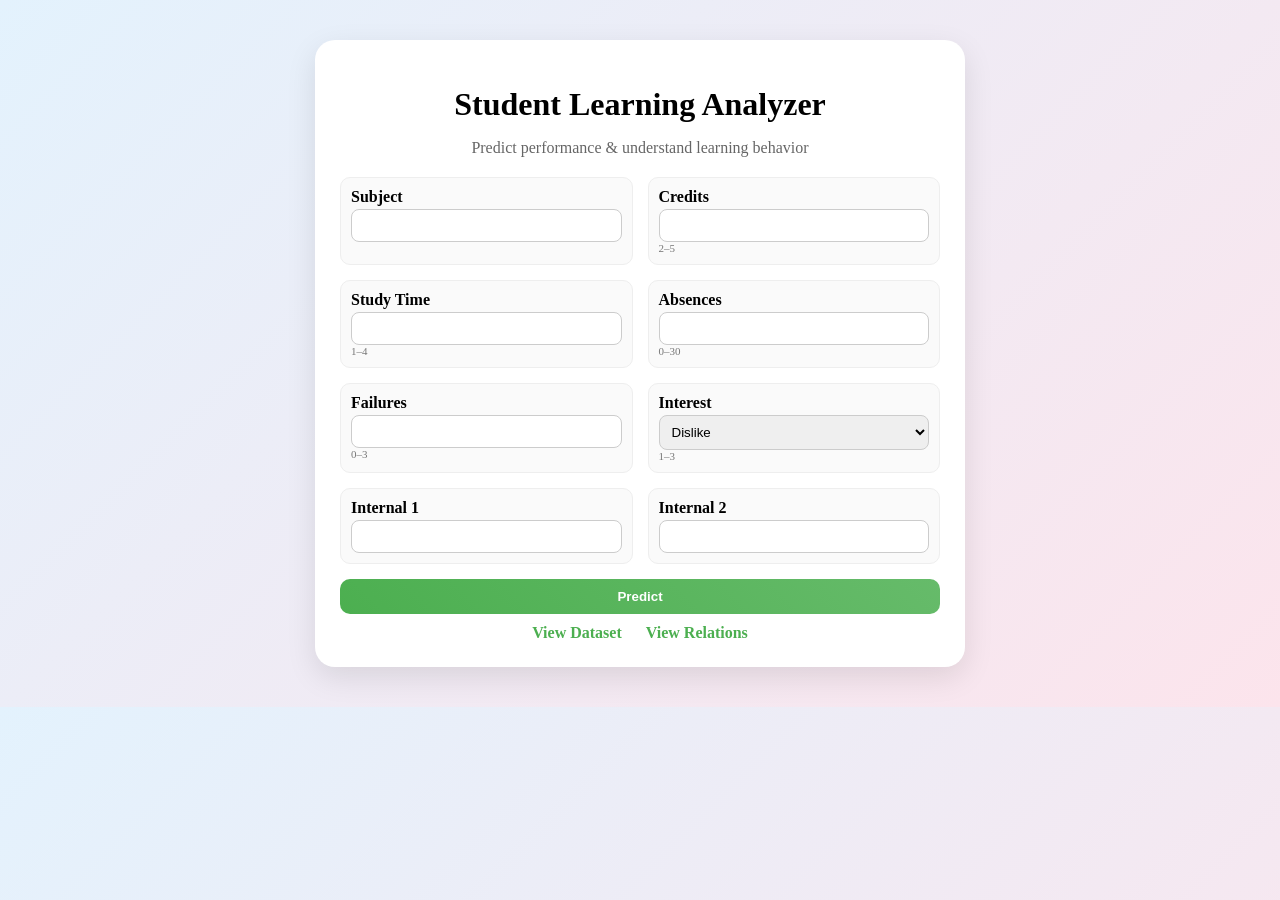
<file: templates/index.html>
<!DOCTYPE html>
<html>
<head>
<link rel="stylesheet" href="/static/style.css">
</head>
<body>

<div class="card">
    <h1>Student Learning Analyzer</h1>
    <p class="subtitle">Predict performance & understand learning behavior</p>

    <form action="/predict" method="post" class="form-grid">

        <div class="input-box">
            <label>Subject</label>
            <input type="text" name="subject" required>
        </div>

        <div class="input-box">
            <label>Credits</label>
            <input type="number" name="credits" min="2" max="5" required>
            <small>2–5</small>
        </div>

        <div class="input-box">
            <label>Study Time</label>
            <input type="number" name="studytime" min="1" max="4" required>
            <small>1–4</small>
        </div>

        <div class="input-box">
            <label>Absences</label>
            <input type="number" name="absences" min="0" max="30" required>
            <small>0–30</small>
        </div>

        <div class="input-box">
            <label>Failures</label>
            <input type="number" name="failures" min="0" max="3" required>
            <small>0–3</small>
        </div>

        <div class="input-box">
            <label>Interest</label>
            <select name="interest" required>
                <option value="1">Dislike</option>
                <option value="2">Neutral</option>
                <option value="3">Like</option>
            </select>
            <small>1–3</small>
        </div>

        <div class="input-box">
            <label>Internal 1</label>
            <input type="number" name="internal1" min="0" max="100" required>
        </div>

        <div class="input-box">
            <label>Internal 2</label>
            <input type="number" name="internal2" min="0" max="100" required>
        </div>

    </form>

    <button onclick="document.forms[0].submit()">Predict</button>

    <div class="links">
        <a href="/analysis">View Dataset</a>
        <a href="/explain">View Relations</a>
    </div>

</div>

</body>
</html>
</file>
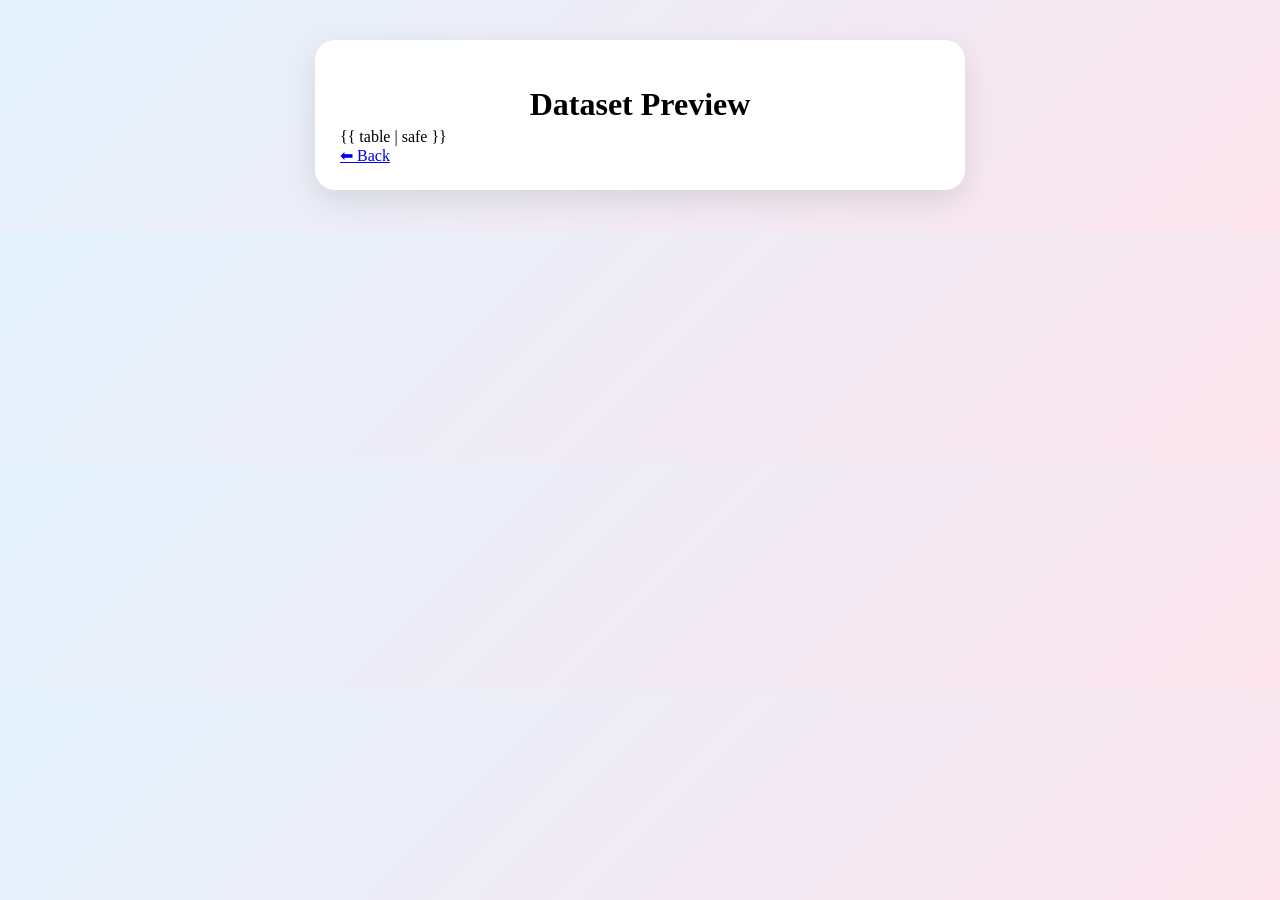
<file: templates/analysis.html>
<!DOCTYPE html>
<html>
<head>
<link rel="stylesheet" href="/static/style.css">
</head>
<body>

<div class="card">
<h1>Dataset Preview</h1>
<div class="table-container">
{{ table | safe }}
</div>

<a href="/" class="link">⬅ Back</a>
</div>

</body>
</html>
</file>
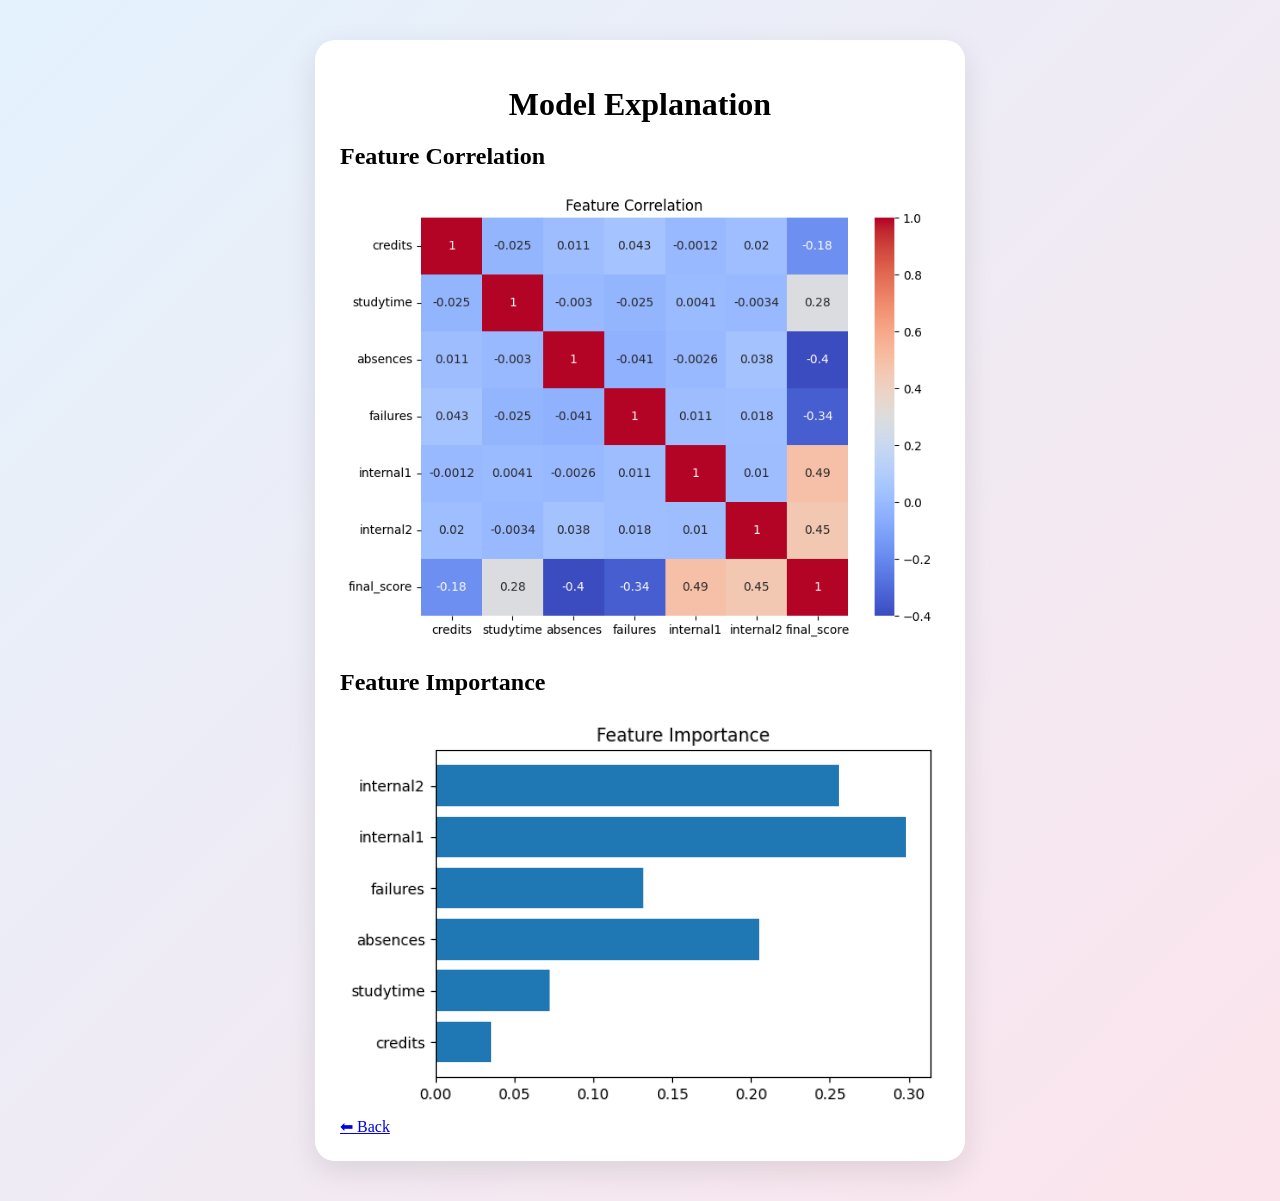
<file: templates/explain.html>
<!DOCTYPE html>
<html>
<head>
<link rel="stylesheet" href="/static/style.css">
</head>
<body>

<div class="card">
<h1>Model Explanation</h1>

<h2>Feature Correlation</h2>
<img src="/static/corr.png" width="100%">

<h2>Feature Importance</h2>
<img src="/static/importance.png" width="100%">

<a href="/" class="link">⬅ Back</a>
</div>

</body>
</html>
</file>
<file: static/style.css>
body {
    font-family: 'Segoe UI';
    background: linear-gradient(135deg,#e3f2fd,#fce4ec);
}

/* Main Card */
.card {
    width: 600px;
    margin: 40px auto;
    padding: 25px;
    background: white;
    border-radius: 20px;
    box-shadow: 0 10px 30px rgba(0,0,0,0.1);
}

/* Title */
h1 {
    text-align: center;
    margin-bottom: 5px;
}

.subtitle {
    text-align: center;
    color: #666;
    margin-bottom: 20px;
}

/* Grid Layout */
.form-grid {
    display: grid;
    grid-template-columns: 1fr 1fr;
    gap: 15px;
}

/* Input Box */
.input-box {
    display: flex;
    flex-direction: column;
}

.input-box label {
    font-weight: 600;
    margin-bottom: 3px;
}

.input-box input {
    padding: 8px;
    border-radius: 8px;
    border: 1px solid #ccc;
}

/* Range text */
.input-box small {
    font-size: 11px;
    color: #777;
}

/* Button */
button {
    width: 100%;
    margin-top: 15px;
    padding: 10px;
    border-radius: 10px;
    border: none;
    background: linear-gradient(45deg,#4CAF50,#66BB6A);
    color: white;
    font-weight: bold;
    cursor: pointer;
}

button:hover {
    transform: scale(1.02);
}

/* Links */
.links {
    margin-top: 10px;
    text-align: center;
}

.links a {
    margin: 0 10px;
    text-decoration: none;
    color: #4CAF50;
    font-weight: bold;
}
.input-box {
    background: #fafafa;
    padding: 10px;
    border-radius: 10px;
    border: 1px solid #eee;
}
select {
    padding: 8px;
    border-radius: 8px;
    border: 1px solid #ccc;
}
</file>
